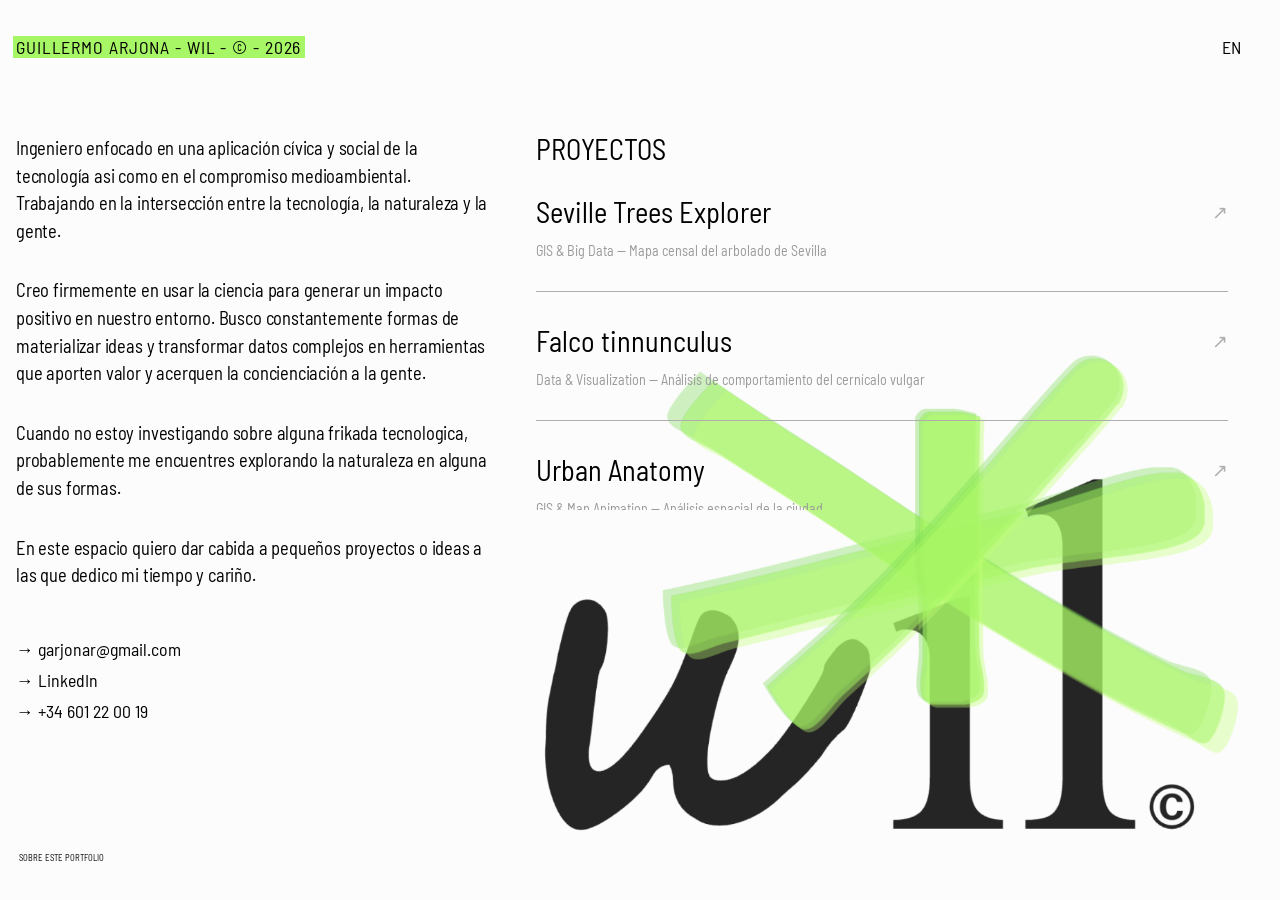
<file: index.html>
<!DOCTYPE html>
<html lang="es">
<head>
    <meta charset="UTF-8">
    <meta name="viewport" content="width=device-width, initial-scale=1.0">
    <title>wil | Portfolio</title>
    <meta name="description" content="Portfolio web de Wili.">
    <!-- Favicon -->
    <link rel="icon" type="image/png" href="favicon.png">
    <!-- Fuente similar a Britanica Semi Condensed -->
    <link rel="preconnect" href="https://fonts.googleapis.com">
    <link rel="preconnect" href="https://fonts.gstatic.com" crossorigin>
    <link href="https://fonts.googleapis.com/css2?family=Barlow+Semi+Condensed:wght@400;500;600&display=swap" rel="stylesheet">
    <link rel="stylesheet" href="styles.css">
</head>
<body bgcolor="#FCFCFC">
    <header class="navbar">
        <div class="nav-container">
            <div class="nav-left nav-highlight">GUILLERMO ARJONA - WIL - © - 2026</div>
            <div class="nav-right">
                <button id="langToggle" class="lang-toggle">EN</button>
            </div>
        </div>
    </header>

    <main class="content-container">
        <div class="grid-row">
            <div class="column-text">
                <div class="text-block">
                    <h3 id="bio-1">Ingeniero enfocado en una aplicación cívica y social de la tecnología asi como en el compromiso medioambiental. Trabajando en la intersección entre la tecnología, la naturaleza y la gente.</h3>
                </div>
                
                <div class="text-block">
                    <h3 id="bio-2">Creo firmemente en usar la ciencia para generar un impacto positivo en nuestro entorno. Busco constantemente formas de materializar ideas y transformar datos complejos en herramientas que aporten valor y acerquen la concienciación a la gente.</h3>
                </div>

                <div class="text-block">
                    <h3 id="bio-3">Cuando no estoy investigando sobre alguna frikada tecnologica, probablemente me encuentres explorando la naturaleza en alguna de sus formas.</h3>
                </div>

                <div class="text-block">
                    <h3 id="bio-4">En este espacio quiero dar cabida a pequeños proyectos o ideas a las que dedico mi tiempo y cariño.</h3>
                </div>

                <div class="links-block">
                    <p class="arrow-link">→ <a href="#" id="copyEmail">garjonar@gmail.com</a></p>
                    <p class="arrow-link">→ <a href="https://www.linkedin.com/in/guillermo-arjona-ramos/" target="_blank" rel="noopener noreferrer">LinkedIn</a></p>
                    <p class="arrow-link">→ <a href="tel:+34601220019">+34 601 22 00 19</a></p>
                </div>
            </div>
            
            <div class="column-visuals">
                <div class="panel-label" id="projects-title">Proyectos</div>
                
                <div class="projects-list-container">
                    <div class="project-item">
                        <div class="pp-title">
                            <a href="https://wilarj.github.io/seville-trees-app/" target="_blank" rel="noopener noreferrer">Seville Trees Explorer <span>↗</span></a>
                        </div>
                        <div class="pp-meta" id="project-1-desc">GIS & Big Data — Mapa censal del arbolado de Sevilla</div>
                    </div>

                    <div class="project-item">
                        <div class="pp-title">
                            <a href="https://wilarj.github.io/kestrel-tracking/" target="_blank" rel="noopener noreferrer">Falco tinnunculus <span>↗</span></a>
                        </div>
                        <div class="pp-meta" id="project-2-desc">Data & Visualization — Análisis de comportamiento del cernícalo vulgar</div>
                    </div>

                    <div class="project-item">
                        <div class="pp-title">
                            <a href="https://WilArj.github.io/urban-anatomy/" target="_blank" rel="noopener noreferrer">Urban Anatomy <span>↗</span></a>
                        </div>
                        <div class="pp-meta" id="project-3-desc">GIS & Map Animation — Análisis espacial de la ciudad</div>
                    </div>
                </div>

                <div class="logo-container">
                    <img src="wili-logo.png" alt="Wili Logo" class="footer-logo">
                </div>
            </div>
        </div>
    </main>

    <div class="footer-link-container">
        <a href="about.html" id="about-link" class="lang-toggle" style="text-decoration: none;">Sobre este portfolio</a>
    </div>

    <script src="main.js"></script>
</body>
</html>
</file>
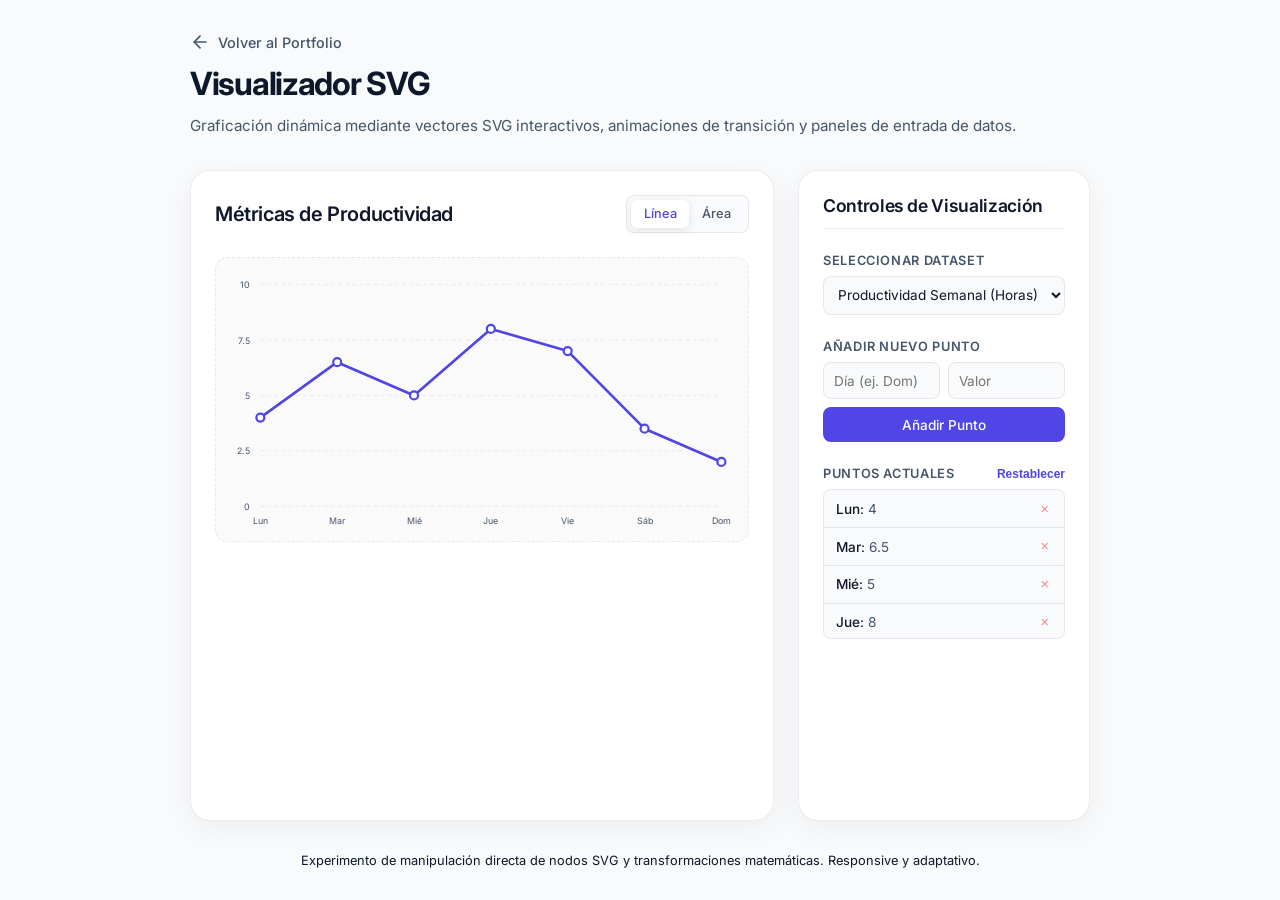
<file: projects/app-grafico-interactivo/index.html>
<!DOCTYPE html>
<html lang="es">
<head>
    <meta charset="UTF-8">
    <meta name="viewport" content="width=device-width, initial-scale=1.0">
    <title>Visualizador de Datos SVG | Experimento Portfolio</title>
    <!-- Google Fonts: Inter -->
    <link rel="preconnect" href="https://fonts.googleapis.com">
    <link rel="preconnect" href="https://fonts.gstatic.com" crossorigin>
    <link href="https://fonts.googleapis.com/css2?family=Inter:wght@300;400;500;600&display=swap" rel="stylesheet">
    <link rel="stylesheet" href="style.css">
</head>
<body>
    <header class="app-header">
        <a href="../../index.html" class="back-link">
            <svg width="20" height="20" viewBox="0 0 24 24" fill="none" stroke="currentColor" stroke-width="2" stroke-linecap="round" stroke-linejoin="round"><line x1="19" y1="12" x2="5" y2="12"></line><polyline points="12 19 5 12 12 5"></polyline></svg>
            Volver al Portfolio
        </a>
        <h1 class="app-title">Visualizador SVG</h1>
        <p class="app-subtitle">Graficación dinámica mediante vectores SVG interactivos, animaciones de transición y paneles de entrada de datos.</p>
    </header>

    <main class="app-container">
        <div class="dashboard-grid">
            <!-- Panel izquierdo: El gráfico SVG -->
            <div class="card chart-card">
                <div class="chart-header">
                    <h2 id="chart-title">Métricas de Productividad</h2>
                    <div class="chart-options">
                        <button id="btn-type-line" class="btn-icon active" title="Gráfico de Líneas">
                            Línea
                        </button>
                        <button id="btn-type-area" class="btn-icon" title="Gráfico de Área">
                            Área
                        </button>
                    </div>
                </div>
                
                <div class="svg-container">
                    <svg id="data-svg" viewBox="0 0 600 320" preserveAspectRatio="xMidYMid meet">
                        <!-- Definiciones para gradientes -->
                        <defs>
                            <linearGradient id="area-grad" x1="0" y1="0" x2="0" y2="1">
                                <stop offset="0%" stop-color="var(--accent)" stop-opacity="0.25"/>
                                <stop offset="100%" stop-color="var(--accent)" stop-opacity="0.0"/>
                            </linearGradient>
                        </defs>
                        <!-- Grid Lines, Paths and Tooltips will be injected by JavaScript -->
                    </svg>
                    <!-- Tooltip flotante HTML -->
                    <div id="chart-tooltip" class="tooltip-box"></div>
                </div>
            </div>

            <!-- Panel derecho: Controles y Entrada de Datos -->
            <div class="card controls-card">
                <h3>Controles de Visualización</h3>
                
                <div class="control-section">
                    <label class="input-label">Seleccionar Dataset</label>
                    <select id="dataset-selector" class="custom-select">
                        <option value="productivity">Productividad Semanal (Horas)</option>
                        <option value="visits">Visitas al Portfolio (Usuarios)</option>
                        <option value="coffee">Consumo de Café (Tazas)</option>
                    </select>
                </div>

                <div class="control-section">
                    <label class="input-label">Añadir Nuevo Punto</label>
                    <form id="add-data-form" class="data-form">
                        <div class="form-row">
                            <input type="text" id="input-label" placeholder="Día (ej. Dom)" required class="custom-input">
                            <input type="number" id="input-value" placeholder="Valor" required min="0" max="1000" class="custom-input">
                        </div>
                        <button type="submit" class="btn btn-primary">Añadir Punto</button>
                    </form>
                </div>

                <div class="control-section">
                    <div class="list-header">
                        <label class="input-label">Puntos Actuales</label>
                        <button id="btn-reset-data" class="btn-reset">Restablecer</button>
                    </div>
                    <ul id="data-points-list" class="points-list">
                        <!-- Dynamically filled by JS -->
                    </ul>
                </div>
            </div>
        </div>
    </main>

    <footer class="app-footer">
        <p>Experimento de manipulación directa de nodos SVG y transformaciones matemáticas. Responsive y adaptativo.</p>
    </footer>

    <script src="main.js"></script>
</body>
</html>
</file>
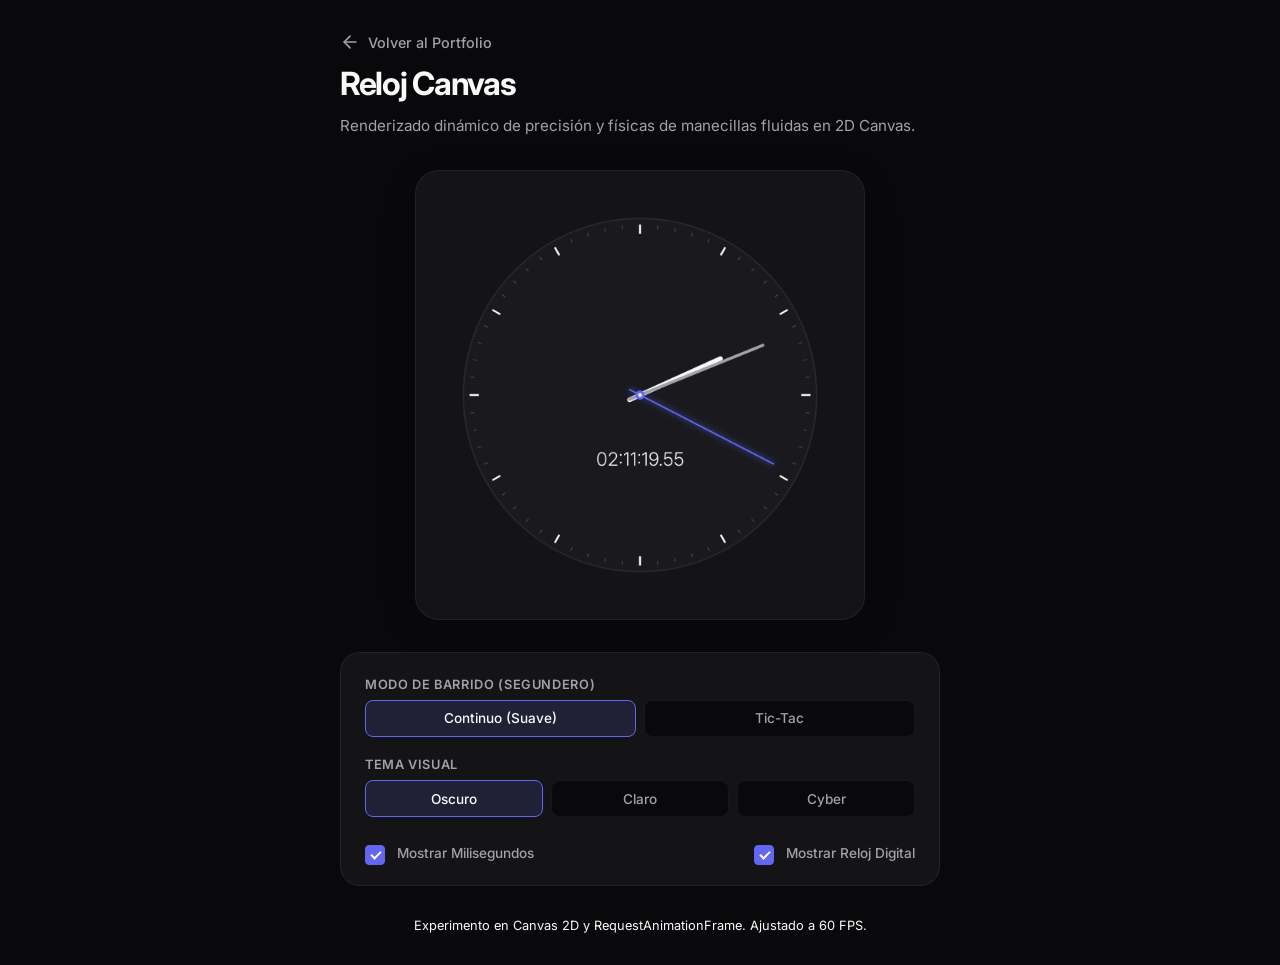
<file: projects/app-reloj-canvas/index.html>
<!DOCTYPE html>
<html lang="es">
<head>
    <meta charset="UTF-8">
    <meta name="viewport" content="width=device-width, initial-scale=1.0">
    <title>Reloj Canvas | Experimento Portfolio</title>
    <!-- Google Fonts: Inter -->
    <link rel="preconnect" href="https://fonts.googleapis.com">
    <link rel="preconnect" href="https://fonts.gstatic.com" crossorigin>
    <link href="https://fonts.googleapis.com/css2?family=Inter:wght@300;400;500;600&display=swap" rel="stylesheet">
    <link rel="stylesheet" href="style.css">
</head>
<body>
    <header class="app-header">
        <a href="../../index.html" class="back-link">
            <svg width="20" height="20" viewBox="0 0 24 24" fill="none" stroke="currentColor" stroke-width="2" stroke-linecap="round" stroke-linejoin="round"><line x1="19" y1="12" x2="5" y2="12"></line><polyline points="12 19 5 12 12 5"></polyline></svg>
            Volver al Portfolio
        </a>
        <h1 class="app-title">Reloj Canvas</h1>
        <p class="app-subtitle">Renderizado dinámico de precisión y físicas de manecillas fluidas en 2D Canvas.</p>
    </header>

    <main class="app-container">
        <div class="canvas-wrapper">
            <canvas id="clock-canvas" width="500" height="500"></canvas>
        </div>

        <div class="controls-panel">
            <div class="control-group">
                <span class="control-label">Modo de Barrido (Segundero)</span>
                <div class="toggle-buttons">
                    <button id="btn-sweep-smooth" class="btn-toggle active">Continuo (Suave)</button>
                    <button id="btn-sweep-tick" class="btn-toggle">Tic-Tac</button>
                </div>
            </div>

            <div class="control-group">
                <span class="control-label">Tema Visual</span>
                <div class="theme-buttons">
                    <button id="theme-dark" class="btn-theme active" data-theme="dark">Oscuro</button>
                    <button id="theme-light" class="btn-theme" data-theme="light">Claro</button>
                    <button id="theme-accent" class="btn-theme" data-theme="accent">Cyber</button>
                </div>
            </div>

            <div class="control-group check-group">
                <label class="checkbox-container">
                    <input type="checkbox" id="show-milliseconds" checked>
                    <span class="checkmark"></span>
                    Mostrar Milisegundos
                </label>
                <label class="checkbox-container">
                    <input type="checkbox" id="show-digital" checked>
                    <span class="checkmark"></span>
                    Mostrar Reloj Digital
                </label>
            </div>
        </div>
    </main>

    <footer class="app-footer">
        <p>Experimento en Canvas 2D y RequestAnimationFrame. Ajustado a 60 FPS.</p>
    </footer>

    <script src="main.js"></script>
</body>
</html>
</file>
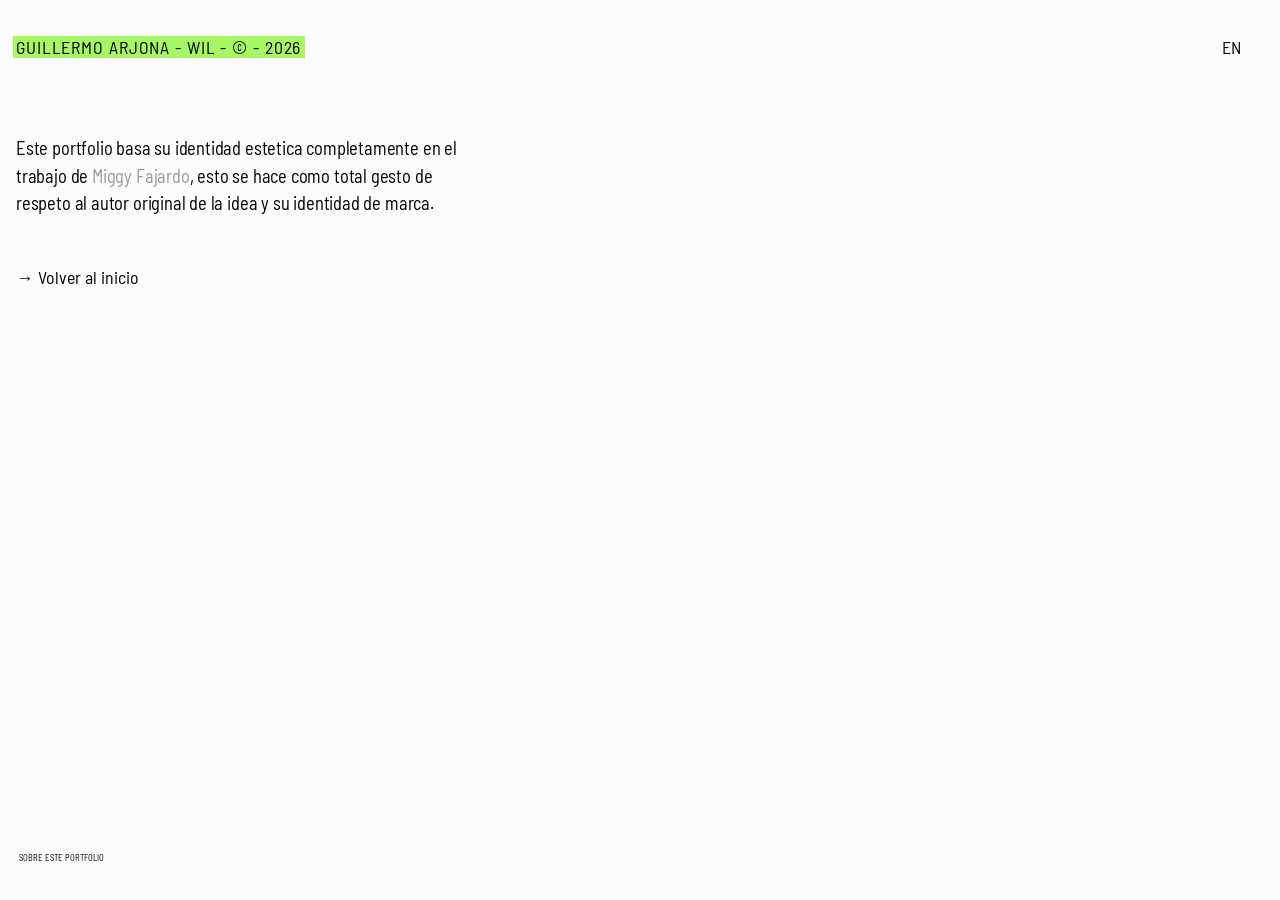
<file: about.html>
<!DOCTYPE html>
<html lang="es">
<head>
    <meta charset="UTF-8">
    <meta name="viewport" content="width=device-width, initial-scale=1.0">
    <title>wil | Portfolio</title>
    <meta name="description" content="Acerca del diseño de este portfolio.">
    <!-- Favicon -->
    <link rel="icon" type="image/png" href="favicon.png">
    <!-- Fuente similar a Britanica Semi Condensed -->
    <link rel="preconnect" href="https://fonts.googleapis.com">
    <link rel="preconnect" href="https://fonts.gstatic.com" crossorigin>
    <link href="https://fonts.googleapis.com/css2?family=Barlow+Semi+Condensed:wght@400;500;600&display=swap" rel="stylesheet">
    <link rel="stylesheet" href="styles.css">
</head>
<body bgcolor="#FCFCFC">
    <header class="navbar">
        <div class="nav-container">
            <div class="nav-left nav-highlight"><a href="index.html" style="text-decoration: none; color: inherit;">GUILLERMO ARJONA - WIL - © - 2026</a></div>
            <div class="nav-right">
                <button id="langToggle" class="lang-toggle">EN</button>
            </div>
        </div>
    </header>

    <main class="content-container">
        <div class="grid-row">
            <div class="column-text">
                <div class="text-block">
                    <h3 id="about-text-1">Este portfolio basa su identidad estetica completamente en el trabajo de <a>Miggy Fajardo</a>, esto se hace como total gesto de respeto al autor original de la idea y su identidad de marca.</h3>
                </div>
                
                <div class="links-block">
                    <div class="arrow-link">
                        → <a href="index.html" id="back-link">Volver al inicio</a>
                    </div>
                </div>
            </div>
            
            <div class="column-visuals">
                <!-- Vacio a proposito -->
            </div>
        </div>
    </main>

    <div class="footer-link-container">
        <a href="about.html" id="about-link" class="lang-toggle" style="text-decoration: none;">Sobre este portfolio</a>
    </div>

    <script src="main.js"></script>
</body>
</html>
</file>
<file: styles.css>
/* CSS Clone Brutalista - Miggy Fajardo Style */

:root {
    --bg-color: #FCFCFC;
    --text-color: #000000;
    --text-muted: #999999;
    --text-light-muted: #AEAEAE;
    --font-primary: 'Britanica Semi Condensed', 'Britanica', 'Barlow Semi Condensed', -apple-system, sans-serif;
}

* {
    margin: 0;
    padding: 0;
    box-sizing: border-box;
}

body {
    background-color: var(--bg-color);
    color: var(--text-color);
    font-family: var(--font-primary);
    -webkit-font-smoothing: antialiased;
    -moz-osx-font-smoothing: grayscale;
    min-height: 100vh;
}

::selection {
    background: #A6F665;
    color: #000000;
}

/* Navbar */
.navbar {
    position: fixed;
    top: 0;
    left: 0;
    width: 100%;
    z-index: 100;
}

.nav-container {
    display: flex;
    justify-content: space-between;
    align-items: flex-start;
    font-size: 1.11rem;
    font-weight: 400;
    text-transform: uppercase;
    max-width: 1760px;
    padding-top: 2.22rem;
    padding-left: 1rem;
    padding-right: 2.22rem;
}

.nav-highlight {
    color: var(--text-color); 
    background-color: #A6F665;
    letter-spacing: 0.05em;
    padding: 0 0.2rem;
    margin-left: -0.2rem; /* Compensa el padding para que la letra empiece en la misma línea */
}

.nav-right {
    display: flex;
    align-items: center;
}

.lang-toggle {
    background: transparent;
    border: none;
    font-family: inherit;
    font-size: 1.11rem;
    font-weight: 400;
    color: var(--text-color);
    cursor: pointer;
    text-transform: uppercase;
    transition: background-color 0.2s, color 0.2s;
    padding: 0 0.2rem;
}

.lang-toggle:hover {
    background-color: #A6F665;
}

#about-link {
    font-size: 0.55rem;
}

/* Main Layout */
.content-container {
    padding-top: 15vh; /* Push below navbar */
    padding-left: 1rem;
    padding-right: 2.22rem;
    padding-bottom: 5rem;
    max-width: 1760px;
}

.grid-row {
    display: grid;
    grid-template-columns: 1fr;
    gap: 3rem; /* Reducido desde 4rem */
}

@media (min-width: 992px) {
    .grid-row {
        grid-template-columns: 4fr 6fr; /* Left col text, right col visuals/projects */
        gap: 3rem; /* Reducido desde 6rem */
    }
}

/* Typography & Content Blocks */
.text-block {
    margin-bottom: 2rem;
}

h3 {
    font-size: 1rem; /* 30% smaller than 1.4rem */
    line-height: 1.5;
    font-weight: 400;
    letter-spacing: -0.01em;
    transition: opacity 0.2s ease-in-out;
}

h3 a {
    color: var(--text-muted);
    text-decoration: none;
    transition: color 0.2s ease-in-out;
}

h3 a:hover {
    color: var(--text-color);
}

@media (min-width: 768px) {
    h3 {
        font-size: 1.15rem; /* 30% smaller than 1.66rem */
        line-height: 1.5;
    }
}

.links-block {
    margin-top: 3rem;
    display: flex;
    flex-direction: column;
    gap: 0.5rem;
}

.arrow-link {
    font-size: 1rem;
    font-weight: 400;
    color: var(--text-color);
}

@media (min-width: 768px) {
    .arrow-link {
        font-size: 1.11rem;
    }
}

.arrow-link a {
    color: var(--text-color);
    text-decoration: none;
    position: relative;
    padding-bottom: 2px;
}

.arrow-link a::after {
    content: '';
    position: absolute;
    bottom: 0;
    left: 0;
    width: 100%;
    height: 1px;
    background-color: var(--text-color);
    transform: scaleX(0);
    transform-origin: right;
    transition: transform 0.4s cubic-bezier(0.16, 1, 0.3, 1);
}

.arrow-link a:hover::after {
    transform: scaleX(1);
    transform-origin: left;
}

.arrow-link a.copied::after {
    transform: scaleX(1);
    background-color: #22c55e;
}
.arrow-link a.copied {
    color: #22c55e;
}

/* Projects Column */
.column-visuals {
    position: relative;
    min-height: 70vh; /* Asegura suficiente altura para mostrar la imagen de fondo */
}

.panel-label {
    font-size: 1.77rem;
    text-transform: uppercase;
    color: var(--text-color);
    margin-bottom: 2rem;
    line-height: 1;
    transition: opacity 0.2s ease-in-out;
    position: relative;
    z-index: 10;
}

.projects-list-container {
    max-height: 35vh; /* Reducido para que solo se vean unos 3 proyectos de un vistazo */
    overflow-y: auto;
    padding-right: 1rem;
    position: relative;
    z-index: 10;
}

/* Scrollbar styling para un toque más limpio */
.projects-list-container::-webkit-scrollbar {
    width: 6px;
}
.projects-list-container::-webkit-scrollbar-track {
    background: transparent;
}
.projects-list-container::-webkit-scrollbar-thumb {
    background-color: var(--text-light-muted);
}

.project-item {
    padding-bottom: 2rem;
    border-bottom: 1px solid var(--text-light-muted);
    margin-bottom: 2rem;
}

.project-item:last-child {
    border-bottom: none;
    margin-bottom: 0;
}

.pp-title a {
    font-size: 1.77rem;
    font-weight: 400;
    color: var(--text-color);
    text-decoration: none;
    display: flex;
    justify-content: space-between;
    align-items: center;
    transition: color 0.3s ease;
}

.pp-title a:hover {
    color: var(--text-muted);
}

.pp-title span {
    font-size: 1.2rem;
    color: var(--text-light-muted);
}

.pp-meta {
    margin-top: 0.8rem;
    font-size: 0.88rem;
    color: var(--text-muted);
    transition: opacity 0.2s ease-in-out;
}

/* Logo */
.logo-container {
    position: absolute;
    bottom: -5rem; /* Ajuste para que se solape visualmente por debajo */
    left: 0;
    width: 100%;
    z-index: 1;
    pointer-events: none; /* Para que no estorbe al ratón */
}

.footer-logo {
    max-width: 100%;
    width: 100%;
    height: auto;
}

/* Footer Link */
.footer-link-container {
    position: fixed;
    bottom: 2.22rem;
    left: 1rem;
    z-index: 100;
}
</file>
<file: projects/app-grafico-interactivo/style.css>
:root {
    --bg-primary: #09090b;
    --bg-secondary: #141416;
    --text-primary: #fafafa;
    --text-secondary: #a1a1aa;
    --accent: #6366f1;
    --accent-glow: rgba(99, 102, 241, 0.12);
    --border-color: rgba(255, 255, 255, 0.06);
    --font-family: 'Inter', system-ui, -apple-system, sans-serif;
    --transition: all 0.3s cubic-bezier(0.16, 1, 0.3, 1);
}

@media (prefers-color-scheme: light) {
    :root {
        --bg-primary: #f8fafc;
        --bg-secondary: #ffffff;
        --text-primary: #0f172a;
        --text-secondary: #475569;
        --border-color: rgba(15, 23, 42, 0.08);
        --accent: #4f46e5;
        --accent-glow: rgba(79, 70, 229, 0.08);
    }
}

* {
    box-sizing: border-box;
    margin: 0;
    padding: 0;
}

body {
    background-color: var(--bg-primary);
    color: var(--text-primary);
    font-family: var(--font-family);
    min-height: 100vh;
    display: flex;
    flex-direction: column;
    align-items: center;
    justify-content: space-between;
    padding: 2rem;
    overflow-x: hidden;
}

/* Header */
.app-header {
    width: 100%;
    max-width: 900px;
    margin-bottom: 2rem;
    display: flex;
    flex-direction: column;
    gap: 0.75rem;
}

.back-link {
    display: inline-flex;
    align-items: center;
    gap: 0.5rem;
    color: var(--text-secondary);
    text-decoration: none;
    font-size: 0.9rem;
    font-weight: 500;
    align-self: flex-start;
    transition: var(--transition);
}

.back-link:hover {
    color: var(--accent);
    transform: translateX(-2px);
}

.app-title {
    font-size: 2rem;
    font-weight: 700;
    letter-spacing: -0.04em;
}

.app-subtitle {
    font-size: 0.95rem;
    color: var(--text-secondary);
    line-height: 1.5;
}

/* App Container Layout */
.app-container {
    width: 100%;
    max-width: 900px;
    flex-grow: 1;
    display: flex;
    align-items: stretch;
    justify-content: center;
}

.dashboard-grid {
    display: grid;
    grid-template-columns: 1fr;
    gap: 1.5rem;
    width: 100%;
}

@media (min-width: 800px) {
    .dashboard-grid {
        grid-template-columns: 2fr 1fr;
    }
}

/* Cards */
.card {
    background-color: var(--bg-secondary);
    border: 1px solid var(--border-color);
    border-radius: 20px;
    padding: 1.5rem;
    box-shadow: 0 8px 32px rgba(0, 0, 0, 0.05);
}

.chart-card {
    display: flex;
    flex-direction: column;
    gap: 1.5rem;
}

.chart-header {
    display: flex;
    justify-content: space-between;
    align-items: center;
}

.chart-header h2 {
    font-size: 1.25rem;
    font-weight: 600;
    letter-spacing: -0.02em;
}

.chart-options {
    display: flex;
    background-color: var(--bg-primary);
    padding: 0.25rem;
    border-radius: 8px;
    border: 1px solid var(--border-color);
}

.btn-icon {
    background: none;
    border: none;
    color: var(--text-secondary);
    padding: 0.4rem 0.8rem;
    font-family: inherit;
    font-size: 0.8rem;
    font-weight: 500;
    border-radius: 6px;
    cursor: pointer;
    transition: var(--transition);
}

.btn-icon:hover {
    color: var(--text-primary);
}

.btn-icon.active {
    background-color: var(--bg-secondary);
    color: var(--accent);
    box-shadow: 0 2px 8px rgba(0, 0, 0, 0.1);
}

/* SVG Graphic container */
.svg-container {
    position: relative;
    width: 100%;
    background-color: rgba(0, 0, 0, 0.02);
    border-radius: 12px;
    border: 1px dashed var(--border-color);
    overflow: visible;
}

#data-svg {
    width: 100%;
    height: auto;
    display: block;
    overflow: visible;
}

/* SVG specific styles */
.grid-line {
    stroke: var(--border-color);
    stroke-width: 1;
    stroke-dasharray: 4 4;
}

.axis-line {
    stroke: var(--text-secondary);
    stroke-width: 1;
    opacity: 0.3;
}

.axis-label {
    font-size: 10px;
    fill: var(--text-secondary);
    font-family: var(--font-family);
}

.chart-path {
    fill: none;
    stroke: var(--accent);
    stroke-width: 3;
    stroke-linecap: round;
    stroke-linejoin: round;
    transition: stroke-dasharray 0.6s ease-in-out, d 0.5s cubic-bezier(0.16, 1, 0.3, 1);
}

.chart-area {
    fill: url(#area-grad);
    transition: d 0.5s cubic-bezier(0.16, 1, 0.3, 1);
}

.chart-point {
    fill: var(--bg-secondary);
    stroke: var(--accent);
    stroke-width: 2.5;
    cursor: pointer;
    transition: r 0.2s ease, fill 0.2s ease;
}

.chart-point:hover, .chart-point.active {
    r: 7;
    fill: var(--accent);
}

.hover-line {
    stroke: var(--text-secondary);
    stroke-width: 1;
    stroke-dasharray: 2 2;
    opacity: 0.5;
    pointer-events: none;
}

/* HTML Tooltip Box */
.tooltip-box {
    position: absolute;
    background-color: var(--bg-secondary);
    border: 1px solid var(--accent);
    color: var(--text-primary);
    padding: 0.5rem 0.75rem;
    border-radius: 8px;
    font-size: 0.8rem;
    pointer-events: none;
    opacity: 0;
    box-shadow: 0 4px 12px rgba(0, 0, 0, 0.15);
    transition: opacity 0.2s ease, transform 0.1s ease;
    z-index: 10;
    transform: translate(-50%, -100%);
    white-space: nowrap;
}

.tooltip-box::after {
    content: '';
    position: absolute;
    bottom: -5px;
    left: 50%;
    transform: translateX(-50%) rotate(45deg);
    width: 8px;
    height: 8px;
    background-color: var(--bg-secondary);
    border-right: 1px solid var(--accent);
    border-bottom: 1px solid var(--accent);
}

/* Controls Panel */
.controls-card {
    display: flex;
    flex-direction: column;
    gap: 1.5rem;
}

.controls-card h3 {
    font-size: 1.1rem;
    font-weight: 600;
    letter-spacing: -0.02em;
    border-bottom: 1px solid var(--border-color);
    padding-bottom: 0.75rem;
}

.control-section {
    display: flex;
    flex-direction: column;
    gap: 0.5rem;
}

.input-label {
    font-size: 0.8rem;
    font-weight: 600;
    text-transform: uppercase;
    letter-spacing: 0.05em;
    color: var(--text-secondary);
}

/* Select, Form Inputs & Buttons */
.custom-select, .custom-input {
    width: 100%;
    padding: 0.6rem;
    font-family: inherit;
    font-size: 0.85rem;
    background-color: var(--bg-primary);
    border: 1px solid var(--border-color);
    color: var(--text-primary);
    border-radius: 8px;
    transition: var(--transition);
}

.custom-select:focus, .custom-input:focus {
    outline: none;
    border-color: var(--accent);
}

.data-form {
    display: flex;
    flex-direction: column;
    gap: 0.5rem;
}

.form-row {
    display: flex;
    gap: 0.5rem;
}

.btn-primary {
    background-color: var(--accent);
    color: white;
    border: none;
    font-family: inherit;
    font-size: 0.85rem;
    font-weight: 500;
    padding: 0.6rem;
    border-radius: 8px;
    cursor: pointer;
    transition: var(--transition);
}

.btn-primary:hover {
    opacity: 0.9;
    transform: translateY(-1px);
}

.list-header {
    display: flex;
    justify-content: space-between;
    align-items: center;
}

.btn-reset {
    background: none;
    border: none;
    color: var(--accent);
    font-size: 0.75rem;
    font-weight: 600;
    cursor: pointer;
}

.btn-reset:hover {
    text-decoration: underline;
}

/* Data points list */
.points-list {
    list-style: none;
    max-height: 150px;
    overflow-y: auto;
    border: 1px solid var(--border-color);
    border-radius: 8px;
    background-color: var(--bg-primary);
}

.point-item {
    display: flex;
    justify-content: space-between;
    align-items: center;
    padding: 0.5rem 0.75rem;
    border-bottom: 1px solid var(--border-color);
    font-size: 0.85rem;
}

.point-item:last-child {
    border-bottom: none;
}

.point-label {
    font-weight: 500;
}

.point-value {
    color: var(--text-secondary);
}

.btn-delete-point {
    background: none;
    border: none;
    color: #ef4444;
    cursor: pointer;
    font-size: 0.9rem;
    line-height: 1;
    padding: 0.2rem;
    opacity: 0.6;
    transition: var(--transition);
}

.btn-delete-point:hover {
    opacity: 1;
}

/* App Footer */
.app-footer {
    width: 100%;
    max-width: 900px;
    margin-top: 2rem;
    text-align: center;
    font-size: 0.8rem;
    color: var(--text-muted);
}
</file>
<file: projects/app-reloj-canvas/style.css>
:root {
    --bg-primary: #09090b;
    --bg-secondary: #141416;
    --text-primary: #fafafa;
    --text-secondary: #a1a1aa;
    --accent: #6366f1;
    --accent-glow: rgba(99, 102, 241, 0.15);
    --border-color: rgba(255, 255, 255, 0.06);
    --font-family: 'Inter', system-ui, -apple-system, sans-serif;
    --transition: all 0.3s cubic-bezier(0.16, 1, 0.3, 1);
}

/* Modos de tema local */
body.theme-light {
    --bg-primary: #f8fafc;
    --bg-secondary: #ffffff;
    --text-primary: #0f172a;
    --text-secondary: #475569;
    --border-color: rgba(15, 23, 42, 0.08);
}

body.theme-accent {
    --bg-primary: #040814;
    --bg-secondary: #0b132b;
    --text-primary: #e0e1dd;
    --text-secondary: #8d99ae;
    --accent: #00f5d4;
    --accent-glow: rgba(0, 245, 212, 0.15);
    --border-color: rgba(0, 245, 212, 0.15);
}

* {
    box-sizing: border-box;
    margin: 0;
    padding: 0;
}

body {
    background-color: var(--bg-primary);
    color: var(--text-primary);
    font-family: var(--font-family);
    min-height: 100vh;
    display: flex;
    flex-direction: column;
    align-items: center;
    justify-content: space-between;
    padding: 2rem;
    overflow-x: hidden;
    transition: background-color 0.5s ease, color 0.5s ease;
}

/* Header */
.app-header {
    width: 100%;
    max-width: 600px;
    margin-bottom: 2rem;
    display: flex;
    flex-direction: column;
    gap: 0.75rem;
}

.back-link {
    display: inline-flex;
    align-items: center;
    gap: 0.5rem;
    color: var(--text-secondary);
    text-decoration: none;
    font-size: 0.9rem;
    font-weight: 500;
    align-self: flex-start;
    transition: var(--transition);
}

.back-link:hover {
    color: var(--accent);
    transform: translateX(-2px);
}

.app-title {
    font-size: 2rem;
    font-weight: 700;
    letter-spacing: -0.04em;
}

.app-subtitle {
    font-size: 0.95rem;
    color: var(--text-secondary);
    line-height: 1.5;
}

/* Container & Main Layout */
.app-container {
    width: 100%;
    max-width: 600px;
    display: flex;
    flex-direction: column;
    align-items: center;
    gap: 2rem;
    flex-grow: 1;
    justify-content: center;
}

.canvas-wrapper {
    background-color: var(--bg-secondary);
    border: 1px solid var(--border-color);
    border-radius: 24px;
    padding: 2rem;
    box-shadow: 0 10px 40px rgba(0, 0, 0, 0.1);
    display: flex;
    justify-content: center;
    align-items: center;
    width: 100%;
    max-width: 450px;
    aspect-ratio: 1;
    transition: var(--transition);
}

#clock-canvas {
    width: 100%;
    height: 100%;
    max-width: 100%;
    display: block;
}

/* Controls Panel */
.controls-panel {
    background-color: var(--bg-secondary);
    border: 1px solid var(--border-color);
    border-radius: 20px;
    padding: 1.5rem;
    width: 100%;
    display: flex;
    flex-direction: column;
    gap: 1.25rem;
}

.control-group {
    display: flex;
    flex-direction: column;
    gap: 0.5rem;
}

.control-label {
    font-size: 0.8rem;
    font-weight: 600;
    text-transform: uppercase;
    letter-spacing: 0.05em;
    color: var(--text-secondary);
}

/* Buttons */
.toggle-buttons, .theme-buttons {
    display: flex;
    gap: 0.5rem;
}

.btn-toggle, .btn-theme {
    flex: 1;
    padding: 0.6rem;
    font-family: inherit;
    font-size: 0.85rem;
    font-weight: 500;
    background-color: var(--bg-primary);
    border: 1px solid var(--border-color);
    color: var(--text-secondary);
    border-radius: 8px;
    cursor: pointer;
    transition: var(--transition);
}

.btn-toggle:hover, .btn-theme:hover {
    color: var(--text-primary);
    border-color: var(--text-secondary);
}

.btn-toggle.active, .btn-theme.active {
    background-color: var(--accent-glow);
    border-color: var(--accent);
    color: var(--text-primary);
}

/* Custom Checkboxes */
.check-group {
    flex-direction: row;
    justify-content: space-between;
    margin-top: 0.5rem;
    flex-wrap: wrap;
    gap: 1rem;
}

.checkbox-container {
    display: flex;
    align-items: center;
    position: relative;
    padding-left: 2rem;
    cursor: pointer;
    font-size: 0.85rem;
    font-weight: 500;
    color: var(--text-secondary);
    user-select: none;
    transition: var(--transition);
}

.checkbox-container:hover {
    color: var(--text-primary);
}

.checkbox-container input {
    position: absolute;
    opacity: 0;
    cursor: pointer;
    height: 0;
    width: 0;
}

.checkmark {
    position: absolute;
    top: 0;
    left: 0;
    height: 1.25rem;
    width: 1.25rem;
    background-color: var(--bg-primary);
    border: 1px solid var(--border-color);
    border-radius: 4px;
    transition: var(--transition);
}

.checkbox-container:hover input ~ .checkmark {
    border-color: var(--text-secondary);
}

.checkbox-container input:checked ~ .checkmark {
    background-color: var(--accent);
    border-color: var(--accent);
}

.checkmark:after {
    content: "";
    position: absolute;
    display: none;
}

.checkbox-container input:checked ~ .checkmark:after {
    display: block;
}

.checkbox-container .checkmark:after {
    left: 7px;
    top: 3px;
    width: 4px;
    height: 8px;
    border: solid white;
    border-width: 0 2px 2px 0;
    transform: rotate(45deg);
}

body.theme-light .checkbox-container input:checked ~ .checkmark:after {
    border-color: var(--bg-primary);
}

/* Footer */
.app-footer {
    width: 100%;
    max-width: 600px;
    margin-top: 2rem;
    text-align: center;
    font-size: 0.8rem;
    color: var(--text-muted);
}

/* Responsividad extra */
@media (max-width: 480px) {
    body {
        padding: 1rem;
    }
    
    .canvas-wrapper {
        padding: 1rem;
    }
    
    .check-group {
        flex-direction: column;
        align-items: flex-start;
    }
}
</file>
